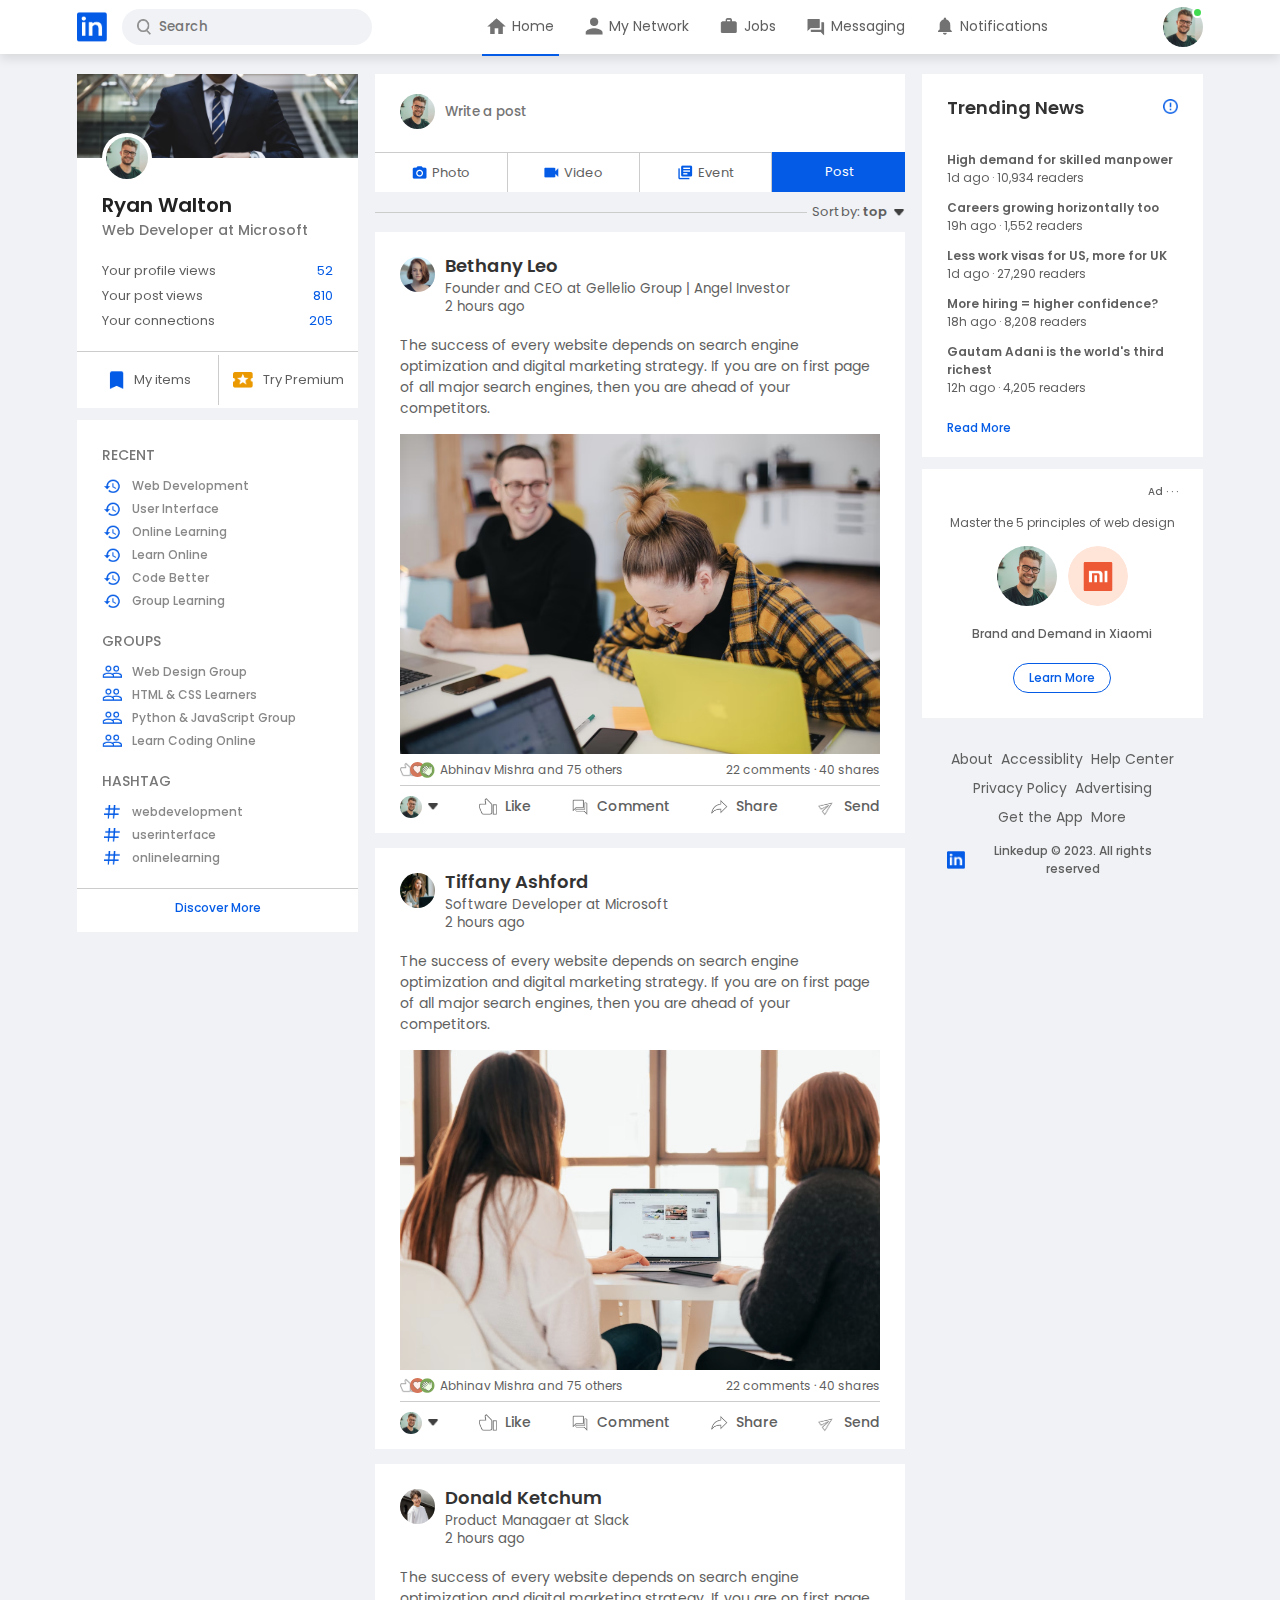
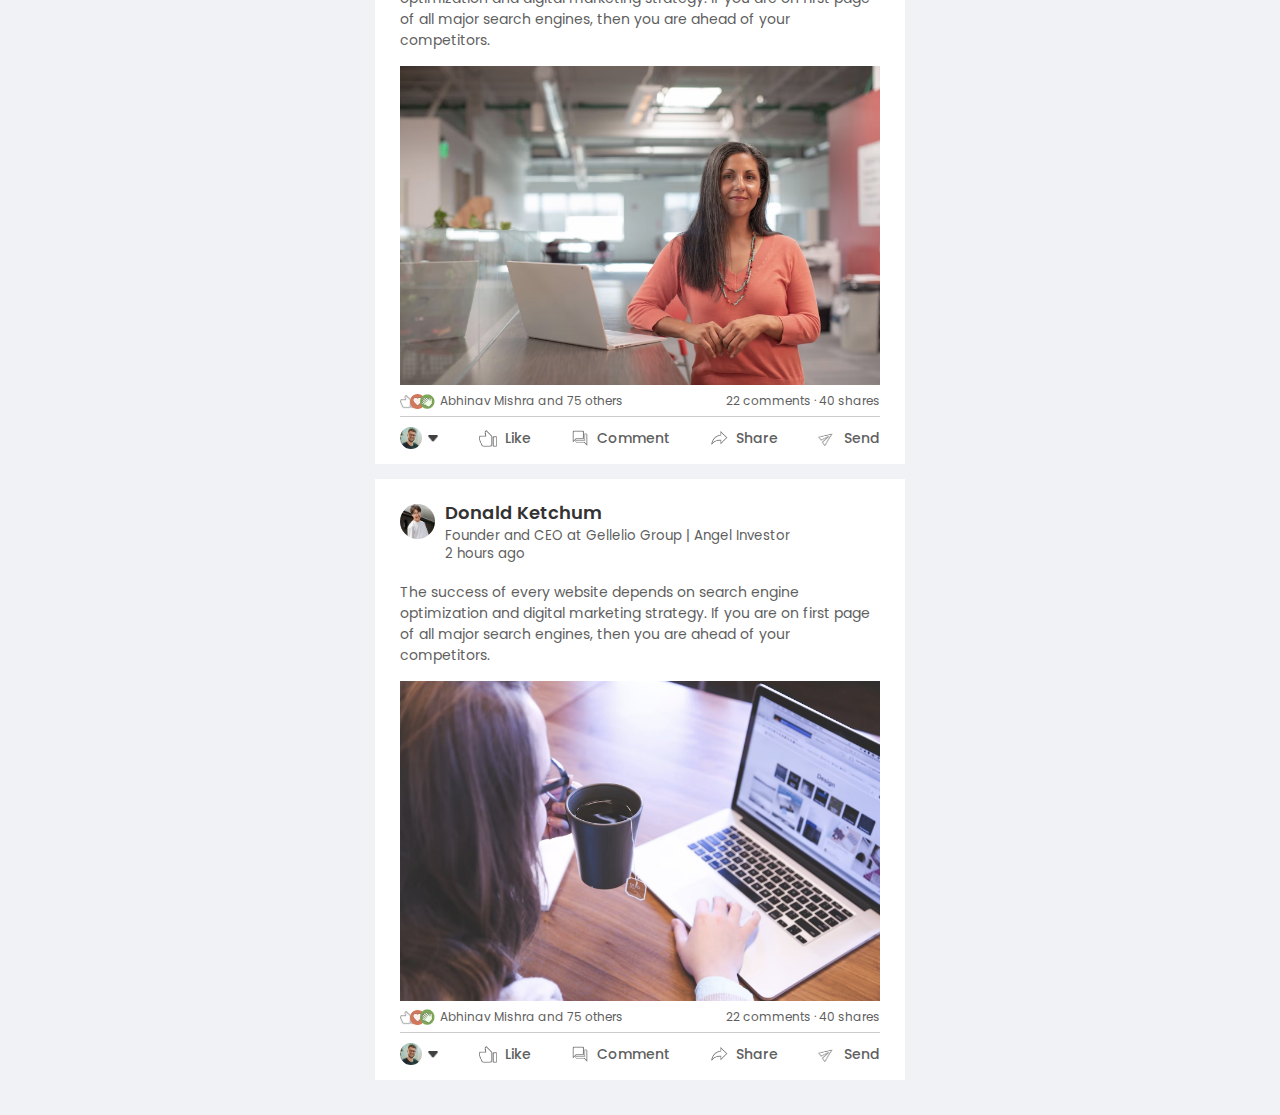
<file: index.html>
<!DOCTYPE html>
<html lang="en">
<head>
    <meta charset="UTF-8">
    <meta name="viewport" content="width=device-width, initial-scale=1.0">
    <title>Social Media Website Design - Practice</title>
    
    <!-- Google Fonts -->
    <link rel="preconnect" href="https://fonts.googleapis.com">
    <link rel="preconnect" href="https://fonts.gstatic.com" crossorigin>
    <link
        href="https://fonts.googleapis.com/css2?family=Abril+Fatface&family=Merriweather:ital@0;1&family=Poppins:ital,wght@0,100;0,200;0,400;0,500;0,600;0,700;0,800;0,900;1,100;1,200;1,300;1,400;1,500;1,600;1,700;1,800;1,900&family=Work+Sans:wght@400;500;800&display=swap"
        rel="stylesheet">
    <link rel="stylesheet" href="./style.css">
</head>
<body>
    <nav class="navbar">
        <div class="navbar-left">
            <a href="./index.html" class="logo"><img src="./images/logo.png" alt="logo"></a>

            <div class="search-box">
                <img src="./images/search.png" alt="replace-me">
                <input type="text" placeholder="Search">
            </div>

        </div>
        <div class="navbar-center">
            <ul>
                <li><a href="#" class="active-link"><img src="./images/home.png" alt="home"><span>Home</span></a></li>
                <li><a href="#"><img src="./images/network.png" alt="person"><span>My Network</span></a></li>
                <li><a href="#"><img src="./images/jobs.png" alt="briefcase"><span>Jobs</span></a></li>
                <li><a href="#"><img src="./images/message.png" alt="messaging"><span>Messaging</span></a></li>
                <li><a href="#"><img src="./images/notification.png" alt="bell notifications"><span>Notifications</span></a></li>
            </ul>
        </div>
        <div class="navbar-right">
            <div class="online">
            <img src="./images/user-1.png" class="nav-profile-img" alt="user profile photo" onclick="toggleMenu()">
            </div>
        </div>

        <!-- ---------------- profile drop-down menu ------------------ -->
        <div class="profile-menu-wrap" id="profileMenu">
            <div class="profile-menu">
                <div class="user-info">
                    <img src="./images/user-1.png">
                    <div>
                        <h3>Ryan Walton</h3>
                        <a href="#">See your profile</a>
                    </div>
                </div>
                <hr>
                <a href="#" class="profile-menu-link">
                    <img src="./images/feedback.png">
                    <p>Give Feedback</p>
                    <span>></span>
                </a>
                <a href="#" class="profile-menu-link">
                    <img src="./images/setting.png">
                    <p>Settings & Privacy</p>
                    <span>></span>
                </a>
                <a href="#" class="profile-menu-link">
                    <img src="./images/help.png">
                    <p>Help & Support</p>
                    <span>></span>
                </a>
                <a href="#" class="profile-menu-link">
                    <img src="./images/display.png">
                    <p>Display & Accessibility</p>
                    <span>></span>
                </a>
                <a href="#" class="profile-menu-link">
                    <img src="./images/logout.png">
                    <p>Logout</p>
                    <span>></span>
                </a>
            </div>
        </div>

    </nav>    

<!-- --------------- End Navbar --------------- -->   

<div class="container">
    <!-- --------------- Left Sidebar --------------- -->  
    <div class="left-sidebar">
        <div class="sidebar-profile-box">
            <img src="images/cover-pic.png" width="100%">
            <div class="sidebar-profile-info">
                <img src="./images/user-1.png">
                <h1>Ryan Walton</h1>
                <h3>Web Developer at Microsoft</h3>
                <ul>
                    <li>Your profile views <span>52</span></li>
                    <li>Your post views <span>810</span></li>
                    <li>Your connections <span>205</span></li>
                </ul>
            </div>
            <div class="sidebar-profile-link">
                <a href="#"><img src="./images/items.png"> My items</a>
                <a href="#"><img src="./images/premium.png"> Try Premium</a>
            </div>
        </div>

        <div class="sidebar-activity">
            <h3>RECENT</h3>
            <a href="#"><img src="./images/recent.png"> Web Development</a>
            <a href="#"><img src="./images/recent.png"> User Interface</a>
            <a href="#"><img src="./images/recent.png"> Online Learning</a>
            <a href="#"><img src="./images/recent.png"> Learn Online</a>
            <a href="#"><img src="./images/recent.png"> Code Better</a>
            <a href="#"><img src="./images/recent.png"> Group Learning</a>
            <h3>GROUPS</h3>
            <a href="#"><img src="./images/group.png"> Web Design Group</a>
            <a href="#"><img src="./images/group.png"> HTML & CSS Learners</a>
            <a href="#"><img src="./images/group.png"> Python & JavaScript Group</a>
            <a href="#"><img src="./images/group.png"> Learn Coding Online</a>
            <h3>HASHTAG</h3>
            <a href="#"><img src="./images/hashtag.png"> webdevelopment</a>
            <a href="#"><img src="./images/hashtag.png"> userinterface</a>
            <a href="#"><img src="./images/hashtag.png"> onlinelearning</a>
            <div class="discover-more-link">
                <a href="#">Discover More</a>
            </div>
        </div>
    </div>

    <!-- --------------- Main Content  --------------- -->  
    <div class="main-content">

        <div class="create-post">
            <div class="create-post-input">
                <img src="./images/user-1.png">
                <textarea rows="2" placeholder="Write a post"></textarea>
            </div>
            <div class="create-post-links">
                <li><img src="./images/photo.png" alt="photo-icon">Photo</li>
                <li><img src="./images/video.png" alt="video-icon">Video</li>
                <li><img src="./images/event.png" alt="event-icon">Event</li>
                <li>Post</li>
            </div>
        </div>

        <div class="sort-by">
            <hr>
            <p>Sort by: <span>top <img src="./images/down-arrow.png" alt="down arrow"></span></p>
        </div>

                                    <!-- Start user posts -->

        <div class="post">
            <div class="post-author">
                <img src="./images/user-3.png">
                <div>
                    <h1>Bethany Leo</h1>
                    <small>Founder and CEO at Gellelio Group | Angel Investor</small>
                    <small>2 hours ago</small>
                </div>
            </div>

            <p>The success of every website depends on search engine optimization and digital marketing strategy.
                If you are on first page of all major search engines, then you are ahead of your competitors. 
            </p>
            <img src="./images/post-image-1.png" width="100%">

            <div class="post-stats">
                <div>
                    <img src="./images/thumbsup.png" alt="thumbs up icon">
                    <img src="./images/love.png" alt="heart icon">
                    <img src="./images/clap.png" alt="clap icon">
                    <span class="liked-users">Abhinav Mishra and 75 others</span>
                </div>
                <div>
                    <span>22 comments &middot; 40 shares</span>
                </div>
            </div>

            <div class="post-activity">
                <div>
                    <img src="./images/user-1.png" class="post-activity-user-icon">
                    <img src="./images/down-arrow.png" class="post-activity-arrow-icon">
                </div>
                <div class="post-activity-link">
                    <img src="./images/like.png">
                    <span>Like</span>
                </div>
                <div class="post-activity-link">
                    <img src="./images/comment.png">
                    <span>Comment</span>
                </div>
                <div class="post-activity-link">
                    <img src="./images/share.png">
                    <span>Share</span>
                </div>
                <div class="post-activity-link">
                    <img src="./images/send.png">
                    <span>Send</span>
                </div>
            </div>

        </div>
        <div class="post">
            <div class="post-author">
                <img src="./images/user-4.png">
                <div>
                    <h1>Tiffany Ashford</h1>
                    <small>Software Developer at Microsoft</small>
                    <small>2 hours ago</small>
                </div>
            </div>

            <p>The success of every website depends on search engine optimization and digital marketing strategy.
                If you are on first page of all major search engines, then you are ahead of your competitors. 
            </p>
            <img src="./images/post-image-2.png" width="100%">

            <div class="post-stats">
                <div>
                    <img src="./images/thumbsup.png" alt="thumbs up icon">
                    <img src="./images/love.png" alt="heart icon">
                    <img src="./images/clap.png" alt="clap icon">
                    <span class="liked-users">Abhinav Mishra and 75 others</span>
                </div>
                <div>
                    <span>22 comments &middot; 40 shares</span>
                </div>
            </div>

            <div class="post-activity">
                <div>
                    <img src="./images/user-1.png" class="post-activity-user-icon">
                    <img src="./images/down-arrow.png" class="post-activity-arrow-icon">
                </div>
                <div class="post-activity-link">
                    <img src="./images/like.png">
                    <span>Like</span>
                </div>
                <div class="post-activity-link">
                    <img src="./images/comment.png">
                    <span>Comment</span>
                </div>
                <div class="post-activity-link">
                    <img src="./images/share.png">
                    <span>Share</span>
                </div>
                <div class="post-activity-link">
                    <img src="./images/send.png">
                    <span>Send</span>
                </div>
            </div>
        </div>

        <div class="post">
            <div class="post-author">
                <img src="./images/user-5.png">
                <div>
                    <h1>Donald Ketchum</h1>
                    <small>Product Managaer at Slack</small>
                    <small>2 hours ago</small>
                </div>
            </div>

            <p>The success of every website depends on search engine optimization and digital marketing strategy.
                If you are on first page of all major search engines, then you are ahead of your competitors. 
            </p>
            <img src="./images/post-image-3.png" width="100%">

            <div class="post-stats">
                <div>
                    <img src="./images/thumbsup.png" alt="thumbs up icon">
                    <img src="./images/love.png" alt="heart icon">
                    <img src="./images/clap.png" alt="clap icon">
                    <span class="liked-users">Abhinav Mishra and 75 others</span>
                </div>
                <div>
                    <span>22 comments &middot; 40 shares</span>
                </div>
            </div>

            <div class="post-activity">
                <div>
                    <img src="./images/user-1.png" class="post-activity-user-icon">
                    <img src="./images/down-arrow.png" class="post-activity-arrow-icon">
                </div>
                <div class="post-activity-link">
                    <img src="./images/like.png">
                    <span>Like</span>
                </div>
                <div class="post-activity-link">
                    <img src="./images/comment.png">
                    <span>Comment</span>
                </div>
                <div class="post-activity-link">
                    <img src="./images/share.png">
                    <span>Share</span>
                </div>
                <div class="post-activity-link">
                    <img src="./images/send.png">
                    <span>Send</span>
                </div>
            </div>
        </div>

        <div class="post">
            <div class="post-author">
                <img src="./images/user-5.png">
                <div>
                    <h1>Donald Ketchum</h1>
                    <small>Founder and CEO at Gellelio Group | Angel Investor</small>
                    <small>2 hours ago</small>
                </div>
            </div>

            <p>The success of every website depends on search engine optimization and digital marketing strategy.
                If you are on first page of all major search engines, then you are ahead of your competitors. 
            </p>
            <img src="./images/post-image-4.png" width="100%">

            <div class="post-stats">
                <div>
                    <img src="./images/thumbsup.png" alt="thumbs up icon">
                    <img src="./images/love.png" alt="heart icon">
                    <img src="./images/clap.png" alt="clap icon">
                    <span class="liked-users">Abhinav Mishra and 75 others</span>
                </div>
                <div>
                    <span>22 comments &middot; 40 shares</span>
                </div>
            </div>

            <div class="post-activity">
                <div>
                    <img src="./images/user-1.png" class="post-activity-user-icon">
                    <img src="./images/down-arrow.png" class="post-activity-arrow-icon">
                </div>
                <div class="post-activity-link">
                    <img src="./images/like.png">
                    <span>Like</span>
                </div>
                <div class="post-activity-link">
                    <img src="./images/comment.png">
                    <span>Comment</span>
                </div>
                <div class="post-activity-link">
                    <img src="./images/share.png">
                    <span>Share</span>
                </div>
                <div class="post-activity-link">
                    <img src="./images/send.png">
                    <span>Send</span>
                </div>
            </div>
        </div>
                                    <!-- End user posts -->

    </div>

    <!-- --------------- Right Sidebar  --------------- --> 
    <div class="right-sidebar">
        <div class="sidebar-news">
            <img src="./images/more.png" class="info-icon" alt="info icon">
            <h3>Trending News</h3>
            <a href="#">High demand for skilled manpower</a>
            <span>1d ago &middot; 10,934 readers</span>

            <a href="#">Careers growing horizontally too</a>
            <span>19h ago &middot; 1,552 readers</span>

            <a href="#">Less work visas for US, more for UK</a>
            <span>1d ago &middot; 27,290 readers</span>

            <a href="#">More hiring = higher confidence?</a>
            <span>18h ago &middot; 8,208 readers</span>

            <a href="#">Gautam Adani is the world's third richest</a>
            <span>12h ago &middot; 4,205 readers</span>

            <a href="#" class="read-more-link">Read More</a>
        </div>


        <div class="sidebar-ad">
            <small>Ad &middot; &middot; &middot;</small>
            <p>Master the 5 principles of web design</p>
            <div>
                <img src="./images/user-1.png">
                <img src="./images/mi-logo.png">
            </div>
            <b>Brand and Demand in Xiaomi</b>
            <a href="#" class="ad-link">Learn More</a>
        </div>

        <div class="sidebar-useful-links">
            <a href="#">About</a>
            <a href="#">Accessiblity</a>
            <a href="#">Help Center</a>
            <a href="#">Privacy Policy</a>
            <a href="#">Advertising</a>
            <a href="#">Get the App</a>
            <a href="#">More</a>


            <div class="copyright-msg">
                <img src="./images/logo.png" alt="logo">
                <p>Linkedup &#169; 2023. All rights reserved</p>
            </div>
        </div>

    </div>
</div>

<script src="./index.js"></script>
</body>
</html>
</file>
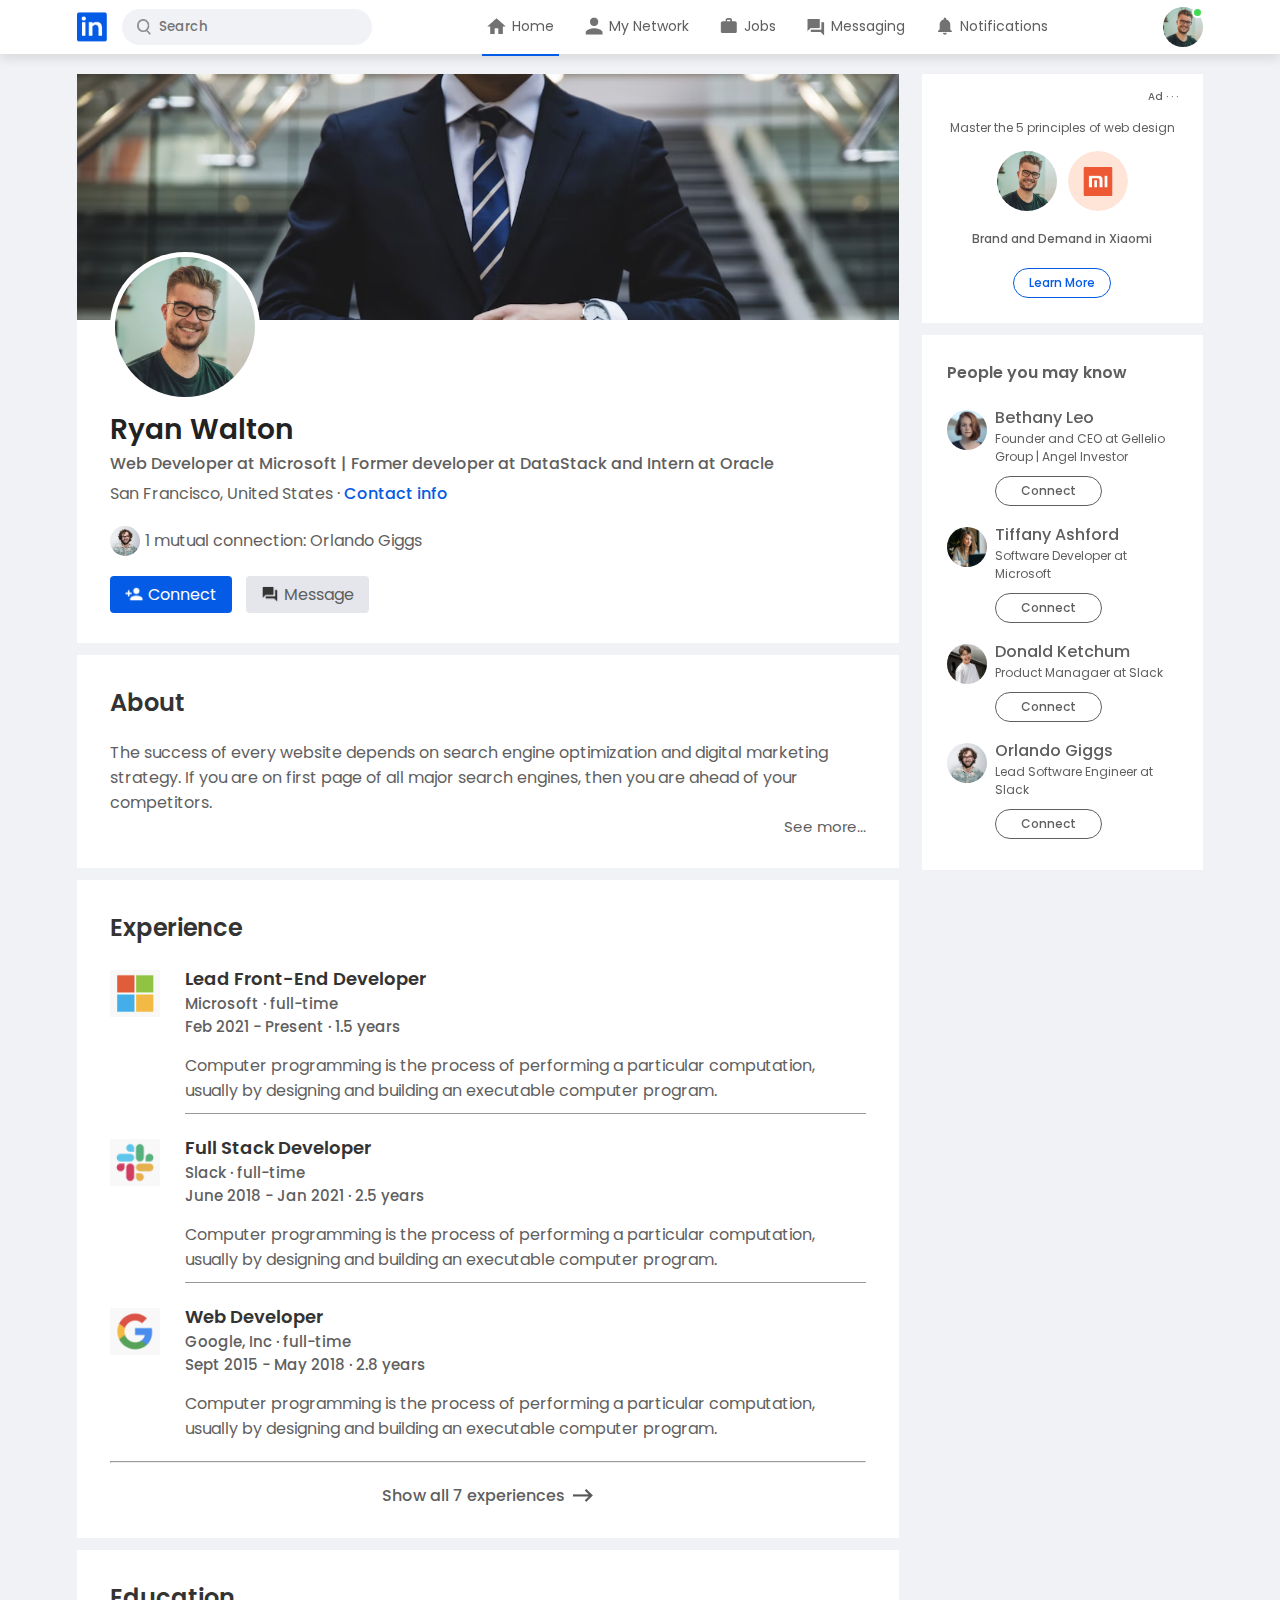
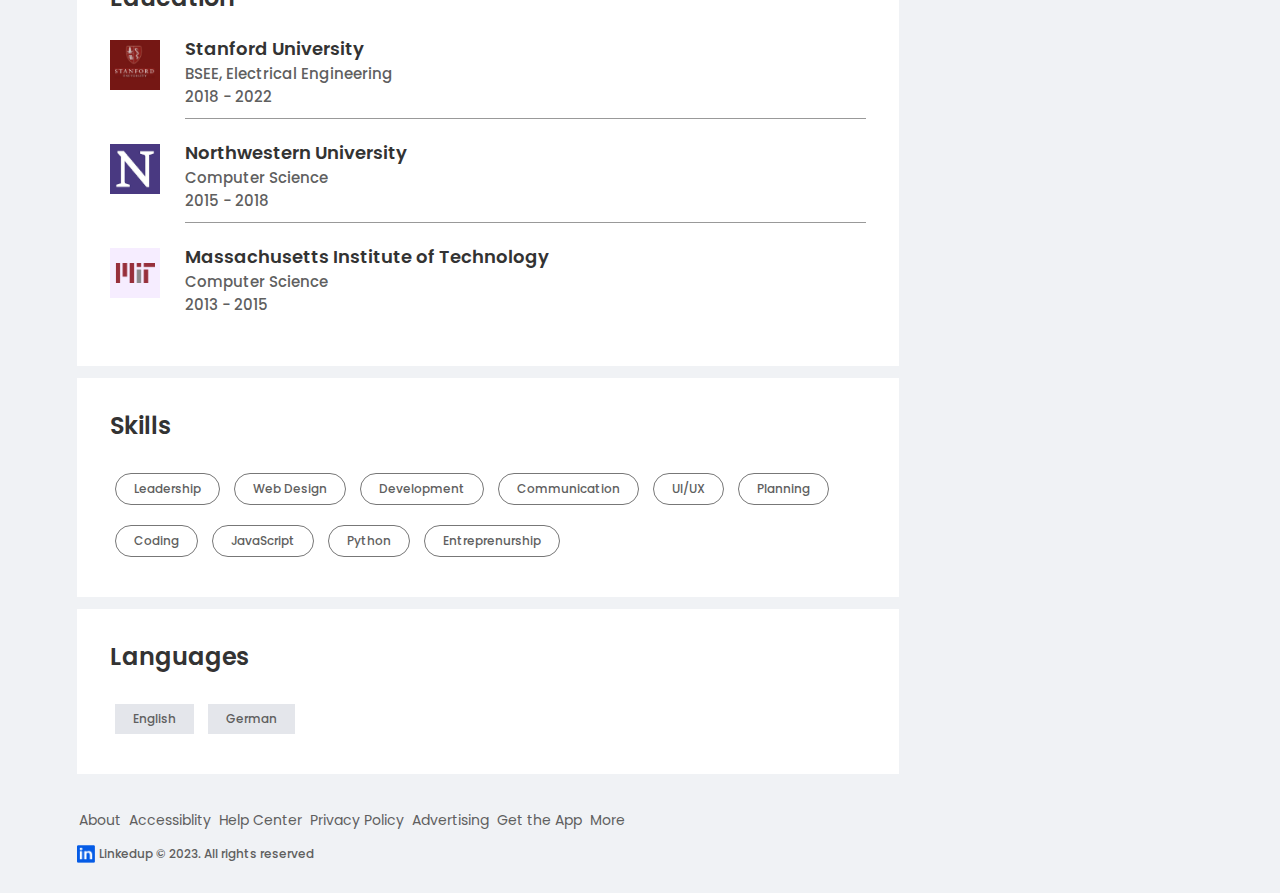
<file: profile.html>
<!DOCTYPE html>
<html lang="en">
<head>
    <meta charset="UTF-8">
    <meta name="viewport" content="width=device-width, initial-scale=1.0">
    <title>Social Media Website Design - Practice</title>
    
    <!-- Google Fonts -->
    <link rel="preconnect" href="https://fonts.googleapis.com">
    <link rel="preconnect" href="https://fonts.gstatic.com" crossorigin>
    <link
        href="https://fonts.googleapis.com/css2?family=Abril+Fatface&family=Merriweather:ital@0;1&family=Poppins:ital,wght@0,100;0,200;0,400;0,500;0,600;0,700;0,800;0,900;1,100;1,200;1,300;1,400;1,500;1,600;1,700;1,800;1,900&family=Work+Sans:wght@400;500;800&display=swap"
        rel="stylesheet">
    <link rel="stylesheet" href="./style.css">
</head>
<body>
    <nav class="navbar">
        <div class="navbar-left">
            <a href="./index.html" class="logo"><img src="./images/logo.png" alt="logo"></a>

            <div class="search-box">
                <img src="./images/search.png" alt="replace-me">
                <input type="text" placeholder="Search">
            </div>

        </div>
        <div class="navbar-center">
            <ul>
                <li><a href="#" class="active-link"><img src="./images/home.png" alt="home"><span>Home</span></a></li>
                <li><a href="#"><img src="./images/network.png" alt="person"><span>My Network</span></a></li>
                <li><a href="#"><img src="./images/jobs.png" alt="briefcase"><span>Jobs</span></a></li>
                <li><a href="#"><img src="./images/message.png" alt="messaging"><span>Messaging</span></a></li>
                <li><a href="#"><img src="./images/notification.png" alt="bell notifications"><span>Notifications</span></a></li>
            </ul>
        </div>
        <div class="navbar-right">
            <div class="online">
            <img src="./images/user-1.png" class="nav-profile-img" alt="user profile photo" onclick="toggleMenu()">
            </div>
        </div>

        <!-- ---------------- profile drop-down menu ------------------ -->
        <div class="profile-menu-wrap" id="profileMenu">
            <div class="profile-menu">
                <div class="user-info">
                    <img src="./images/user-1.png">
                    <div>
                        <h3>Ryan Walton</h3>
                        <a href="#">See your profile</a>
                    </div>
                </div>
                <hr>
                <a href="#" class="profile-menu-link">
                    <img src="./images/feedback.png">
                    <p>Give Feedback</p>
                    <span>></span>
                </a>
                <a href="#" class="profile-menu-link">
                    <img src="./images/setting.png">
                    <p>Settings & Privacy</p>
                    <span>></span>
                </a>
                <a href="#" class="profile-menu-link">
                    <img src="./images/help.png">
                    <p>Help & Support</p>
                    <span>></span>
                </a>
                <a href="#" class="profile-menu-link">
                    <img src="./images/display.png">
                    <p>Display & Accessibility</p>
                    <span>></span>
                </a>
                <a href="#" class="profile-menu-link">
                    <img src="./images/logout.png">
                    <p>Logout</p>
                    <span>></span>
                </a>
            </div>
        </div>

    </nav>    

<!-- --------------- End Navbar --------------- -->   

    <div class="container">
        <div class="profile-main">
            <div class="profile-container">
                <img src="./images/cover-pic.png" width="100%">
                <div class="profile-container-inner">
                    <img src="./images/user-1.png" class="profile-pic">
                    <h1>Ryan Walton</h1>
                    <b>Web Developer at Microsoft | Former developer at DataStack and Intern at Oracle</b>
                    <p>San Francisco, United States &middot; <a href="#">Contact info</a></p>
                    <div class="mutual-connection">
                        <img src="./images/user-2.png">
                        <span>1 mutual connection: Orlando Giggs</span>
                    </div>
                    <div class="profile-btn">
                        <a href="#" class="primary-btn"><img src="./images/connect.png">Connect</a>
                        <a href="#"><img src="./images/chat.png">Message</a>
                    </div>
                </div>
            </div>

            <div class="profile-description">
                <h2>About</h2>
                <p>The success of every website depends on search engine optimization and digital marketing strategy.
                    If you are on first page of all major search engines, then you are ahead of your competitors.</p>
                    <a href="#" class="see-more-link">See more...</a>
            </div>


            <div class="profile-description">
                <h2>Experience</h2>
                <div class="profile-desc-row">
                    <img src="./images/microsoft.png" alt="Microsoft logo">
                    <div>
                        <h3>Lead Front-End Developer</h3>
                        <b>Microsoft &middot; full-time</b>
                        <b>Feb 2021 - Present &middot; 1.5 years</b>
                        <p>Computer programming is the process of performing a particular computation, 
                            usually by designing and building an executable computer program.
                        </p>
                        <hr>
                    </div>
                </div>
                <div class="profile-desc-row">
                    <img src="./images/slack.png" alt="Slack logo">
                    <div>
                        <h3>Full Stack Developer</h3>
                        <b>Slack &middot; full-time</b>
                        <b>June 2018 - Jan 2021 &middot; 2.5 years</b>
                        <p>Computer programming is the process of performing a particular computation, 
                            usually by designing and building an executable computer program.
                        </p>
                        <hr>
                    </div>
                </div>
                <div class="profile-desc-row">
                    <img src="./images/google.png" alt="Slack logo">
                    <div>
                        <h3>Web Developer</h3>
                        <b>Google, Inc &middot; full-time</b>
                        <b>Sept 2015 - May 2018 &middot; 2.8 years</b>
                        <p>Computer programming is the process of performing a particular computation, 
                            usually by designing and building an executable computer program.
                        </p>
                    </div>
                </div>
                <hr>
                <a href="#" class="experience-link">Show all 7 experiences <img src="./images/right-arrow.png"></a>
            </div>

            <div class="profile-description">
                <h2>Education</h2>
                <div class="profile-desc-row">
                    <img src="./images/stanford.png" alt="Stanford University logo">
                    <div>
                        <h3>Stanford University</h3>
                        <b>BSEE, Electrical Engineering</b>
                        <b>2018 - 2022</b>
                        <hr>
                    </div>
                </div>
                <div class="profile-desc-row">
                    <img src="./images/north.png" alt="Northwestern University logo">
                    <div>
                        <h3>Northwestern University</h3>
                        <b>Computer Science</b>
                        <b>2015 - 2018</b>
                        <hr>
                    </div>
                </div>
                <div class="profile-desc-row">
                    <img src="./images/mit.png" alt="MIT logo">
                    <div>
                        <h3>Massachusetts Institute of Technology</h3>
                        <b>Computer Science</b>
                        <b>2013 - 2015</b>
                    </div>
                </div>
            </div>

            <div class="profile-description">
                <h2>Skills</h2>
                <a href="#" class="skills-btn">Leadership</a>
                <a href="#" class="skills-btn">Web Design</a>
                <a href="#" class="skills-btn">Development</a>
                <a href="#" class="skills-btn">Communication</a>
                <a href="#" class="skills-btn">UI/UX</a>
                <a href="#" class="skills-btn">Planning</a>
                <a href="#" class="skills-btn">Coding</a>
                <a href="#" class="skills-btn">JavaScript</a>
                <a href="#" class="skills-btn">Python</a>
                <a href="#" class="skills-btn">Entreprenurship</a>
                </div>

            <div class="profile-description">
                <h2>Languages</h2>
                <a href="#" class="language-btn">English</a>
                <a href="#" class="language-btn">German</a>
                </div>
        
        </div>

<!-- --------------- Profile Sidebar --------------- --> 
        <div class="profile-sidebar">
            <div class="sidebar-ad">
                <small>Ad &middot; &middot; &middot;</small>
                <p>Master the 5 principles of web design</p>
                <div>
                    <img src="./images/user-1.png">
                    <img src="./images/mi-logo.png">
                </div>
                <b>Brand and Demand in Xiaomi</b>
                <a href="#" class="ad-link">Learn More</a>
            </div>

            <div class="sidebar-people">
                <h3>People you may know</h3>
                <div class="sidebar-people-row">
                    <img src="./images/user-3.png">
                    <div>
                        <h2>Bethany Leo</h2>
                        <p>Founder and CEO at Gellelio Group | Angel Investor</p>
                        <a href="#">Connect</a>
                    </div>
                </div>
                <div class="sidebar-people-row">
                    <img src="./images/user-4.png">
                    <div>
                        <h2>Tiffany Ashford</h2>
                        <p>Software Developer at Microsoft</p>
                        <a href="#">Connect</a>
                    </div>
                </div>
                <div class="sidebar-people-row">
                    <img src="./images/user-5.png">
                    <div>
                        <h2>Donald Ketchum</h2>
                        <p>Product Managaer at Slack</p>
                        <a href="#">Connect</a>
                    </div>
                </div>
                <div class="sidebar-people-row">
                    <img src="./images/user-2.png">
                    <div>
                        <h2>Orlando Giggs</h2>
                        <p>Lead Software Engineer at Slack</p>
                        <a href="#">Connect</a>
                    </div>
                </div>

            </div>
        </div>
</div>

<div class="profile-footer">
    <div class="sidebar-useful-links">
        <a href="#">About</a>
        <a href="#">Accessiblity</a>
        <a href="#">Help Center</a>
        <a href="#">Privacy Policy</a>
        <a href="#">Advertising</a>
        <a href="#">Get the App</a>
        <a href="#">More</a>


        <div class="copyright-msg">
            <img src="./images/logo.png" alt="logo">
            <p>Linkedup &#169; 2023. All rights reserved</p>
        </div>
    </div>
</div>

<script src="./index.js"></script>
</body>
</html>
</file>
<file: style.css>
* {
    margin: 0; 
    padding: 0; 
    font-family: 'Poppins', sans-serif;
    box-sizing: border-box;
}

body {
    background: #f0f2f5; 
    color: #5f5f5f;
}

a {
    text-decoration: none; /*remoes underline from all link text*/
    color: #5f5f5f;
}

.navbar {
    display: flex; 
    align-items: center;
    justify-content: space-between;
    background: #fff; 
    padding: 6px 6%; 
    position: sticky; 
    top: 0; 
    z-index: 100; 
    box-shadow: 0 5px 10px rgba(0, 0, 0, 0.1); 
}

.logo img {
    width: 30px; /*changes the size of the logo*/
    margin-right: 15px;
    display: block; 
}

.navbar-center ul li {
    display: inline-block; /*horizontally aligns items*/
    list-style: none; /*removes bullets*/
}

.navbar-center ul li a {
    display: flex;
    align-items: center; /*aligns icons and link text*/
    font-size: 14px;
    margin: 5px 8px; /* 5px on l/r and 8px t/b*/
    padding-right: 5px;
    position: relative;
}

.navbar-center ul li a img {
    width: 30px; /*changes the size of the icons*/
}

.navbar-center ul li a::after {
    content: '';
    width: 0; 
    height: 2px; 
    background: #045be6;
    position: absolute;
    bottom: -15px; 
    transition: width 0.3s;
}

.navbar-center ul li a:hover::after, 
.navbar-center ul li a.active-link::after {
    width: 100%;
}

.nav-profile-img {
    width: 40px; 
    border-radius: 50%;
    display: block; 
    cursor: pointer;
    position: relative;
}

.online {
    position: relative; 
}

.online::after {
    content: ''; 
    width: 7px; 
    height: 7px; 
    border: 2px solid #fff;
    border-radius: 50%;
    right: 0px; 
    top: 0px; 
    background: #41db51;
    position: absolute;
}

.search-box {
    background: #f0f2f5;
    width: 250px;
    border-radius: 20px;
    display: flex;
    align-items: center;
    padding: 0 15px;
}

.navbar-left {
    display: flex;   
    align-items: center;
}

.search-box img {
    width: 14px;
}

.search-box input {
    width: 100%;
    background: transparent;
    padding: 8px;
    outline: none;
    border: 0;
}

/* ----- Navbar End ----- */ 

.container {
    padding: 20px 6%; 
    display: flex;
    flex-wrap: wrap; /* look this up */
    justify-content: space-between;

}

/* --------------- Left Sidebar --------------- */

.left-sidebar {
    flex-basis: 25%; /*sets the width of the sidebar*/
    align-self: flex-start;
    position: sticky; 
    top: 73px;
}

.sidebar-profile-box {
    background: #fff;
}

.sidebar-profile-info {
    padding: 0 25px; 
}

.sidebar-profile-info img {
    width: 50px;
    border-radius: 50%;
    background: #fff; 
    padding: 4px; /* adds 4 px of circle around profile image */
    margin-top: -45px; 
}

.sidebar-profile-info h1 {
    font-size: 20px;
    font-weight: 600;
    color: #222;
}

.sidebar-profile-info h3 {
    font-size: 14px; 
    font-weight: 500;
    color: #777;
}

.sidebar-profile-info ul {
    list-style: none;
    margin: 20px 0;
}

.sidebar-profile-info ul li {
    width: 100%;
    margin: 5px 0; 
    font-size: 13px;
}

.sidebar-profile-info ul li span {
    float: right;
    color: #045be6;
}

.sidebar-profile-link {
    display: flex;
    align-items: center;
    border-top: 1px solid #ccc;
}

.sidebar-profile-link a {
    flex-basis: 50%; 
    display: flex;
    align-items: center;
    justify-content: center;
    padding: 15px 0;
    font-size: 13px; 
    border-left: 1px solid #ccc;
}

.sidebar-profile-link a:first-child {
    border-left: 0;
}

.sidebar-profile-link a img {
    width: 20px;
    margin-right: 10px;
}

.sidebar-activity {
    background: #fff;
    padding: 5px 25px;
    margin: 12px 0; 
}

.sidebar-activity h3 {
    color: #777;
    font-size: 14px; 
    font-weight: 500; 
    margin: 20px 0 10px; 
}

.sidebar-activity a {
    display: flex;
    align-items: center;
    font-size: 12px;
    font-weight: 500;
    color: #888;
    margin: 3px 0;
}

.sidebar-activity a img {
    width: 20px;
    margin-right: 10px;
}

.discover-more-link {
    border-top: 1px solid #ccc;
    text-align: center;
    margin-top: 20px; 
    margin-left: -25px; 
    margin-right: -25px; 
}

.discover-more-link a {
    color: #045be6;
    display: inline-block;
    margin: 10px 0;
}

/* --------------- Right Sidebar --------------- */

.right-sidebar {
    flex-basis: 25%;
    align-self: flex-start;
    position: sticky; 
    top: 73px;
}

.sidebar-news {
    background: #fff;
    padding: 10px 25px;
}

.info-icon {
    width: 15px;
    float: right;
    margin-top: 15px;
}

.sidebar-news h3 {
    font-size: 18px;
    font-weight: 600;
    color: #333;
    margin: 10px 0 30px;
}

.sidebar-news a {
    display: block;
    font-size: 12px;
    font-weight: 600; 
    margin-top: 10px;
    margin-bottom: -5px;
}

.sidebar-news span {
    font-size: 12px;
}

.sidebar-news .read-more-link {
    color: #045be6;
    font-weight: 500;
    margin: 20px 0 10px;
}

.sidebar-ad {
    background: #fff;
    padding: 15px 25px; 
    text-align: center;
    margin: 12px 0;
    font-size: 12px;
}

.sidebar-ad img {
    width: 60px;
    border-radius: 50%;
    margin: 4px;
}

.sidebar-ad small{
    float: right; 
    font-weight: 500; 
}

.sidebar-ad p {
    margin-top: 30px;
    margin-bottom: 10px;
}

.sidebar-ad b {
    display: block;
    font-weight: 500;
    margin-top: 10px;
}

.ad-link {
    display: inline-block;
    border: 1px solid #045be6;
    border-radius: 30px;
    padding: 5px 15px;
    color: #045be6;
    font-weight: 500;
    margin: 20px auto 10px;
}

.sidebar-useful-links {
    padding: 15px 25px; 
    text-align: center;
}

.sidebar-useful-links a {
    display: inline-block; /* allows us to set the width and height on the element */
    font-size: 14px;
    margin: 4px 2px; /* adds space between the links */
}

.copyright-msg {
    display: flex;
    align-items: center;
    justify-content: center;
    font-size: 12px;
    margin-top: 10px;
    font-weight: 500;
}

.copyright-msg img {
    width: 18px;
    margin-right: 4px;
}


/* --------------- Main Content --------------- */
.main-content {
    flex-basis: 47%;
}

.create-post {
    background: #fff;
}

.create-post-input {
    padding: 20px 25px 10px; 
    display: flex;
    align-items: flex-start;
}

.create-post-input img {
    width: 35px;
    border-radius: 50%;    
    margin-right: 10px;
}

.create-post-input textarea {
    width: 100%;
    border: 0; 
    outline: 0;
    resize: none;
    background: transparent;
    margin-top: 8px;
}

::placeholder {
    font-weight: 500;
}

.create-post-links {
    display: flex;
    align-items: flex-start;
}

.create-post-links li {
    list-style: none;
    border-top: 1px solid #ccc;
    border-right: 1px solid #ccc;
    flex-basis: 25%;
    height: 40px;
    font-size: 13px;
    display: flex;
    align-items: center;
    justify-content: center;
    cursor: pointer;
}

.create-post-links li img {
    width: 15px;
    margin-right: 5px;
}

.create-post-links li:last-child {
    background: #045be6;
    color: #fff;
    border-top: 0;
    border-right: 0;
}

.sort-by {
    display: flex;
    align-items: center;
    margin: 10px 0;
}

.sort-by hr {
    flex: 1;
    border: 0;
    height: 1px;
    background: #ccc;
}

.sort-by p {
    font-size: 13px;
    padding-left: 5px;
}

.sort-by p span {
    font-weight: 600; 
    cursor: pointer;
}

.sort-by p span img {
    width: 12px;
    margin-left: 3px;
}

.post {
    background: #fff;
    padding: 20px 25px 5px;
    margin: 5px 0 15px;
}

.post-author {
    display: flex;
    align-items: flex-start;
    margin-bottom: 20px;
}

.post-author img {
    width: 35px;
    border-radius: 50%;
    margin-right: 10px;
    margin-top: 5px;
}

.post-author h1 {
    font-size: 18px;
    font-weight: 600;
    color: #333;
}

.post-author small {
    display: block;
    margin-bottom: -2px;
}

.post p {
    font-size: 14px; 
    margin-bottom: 15px; 
}

.post-stats {
    display: flex;
    flex-wrap: wrap;
    align-items: center;
    justify-content: space-between;
    font-size: 12px;
    border-bottom: 1px solid #ccc;
    padding-bottom: 6px;
}

.post-stats div {
    display: flex;
    align-items: center;
}

.post-stats img {
    width: 15px;
    margin-right: -5px;
}

.liked-users {
    margin-left: 10px;
}

.post-activity {
    display: flex;
    align-items: center;
    justify-content: space-between; 
    padding: 10px 0;
    font-size: 14px;
    font-weight: 500;
}

.post-activity div {
    display: flex;
    align-items: center;
}

.post-activity-user-icon {
    width: 22px;
    border-radius: 50%;
}

.post-activity-arrow-icon {
    width: 12px; 
    margin-left: 5px;
}

.post-activity-link img {
    width: 18px;
    margin-right: 8px;
}

/* --------------- Profile Drop-down Menu ---------------- */

.profile-menu-wrap {
    position: absolute;  
    top: 100%;  
    right: 5%;
    width: 320px;
    max-height: 0;
    overflow: hidden;
    transition: max-height 0.5s;
}

.profile-menu-wrap.open-menu {
    max-height: 400px;
}

.profile-menu {
    background: #222;
    color: #fff;
    padding: 20px;
    margin: 10px;
}

.user-info {
    display: flex;
    align-items: center;
}

.user-info img {
    width: 50px;
    border-radius: 50%;
    margin-right: 15px;
}

.user-info h3 {
    font-weight: 500;
    margin-bottom:-7px;
}

.user-info a {
    color: #c9dbf8;
    font-size: 13px;
}

.profile-menu hr {
    border: 0;
    height: 1px;
    width: 100%;
    background: #fff;
    margin: 15px 0 10px; 
}

.profile-menu-link {
    display: flex;
    align-items: center;
    color: #fff;
    margin: 12px 0;
    font-size: 14px;
}

.profile-menu-link p {
    width: 100%;
}

.profile-menu-link img {
    width: 35px;
    border-radius: 50%;
    margin-right: 15px;
}


/* ------------- Profile Page ----------- */

.profile-main {
    flex-basis: 73%;
}

.profile-sidebar {
    flex-basis: 25%;
    align-self: flex-start;
    position: sticky;
    top: 73px;
}

.profile-container {
    background: #fff;
}

.profile-container-inner {
    padding: 0 4% 10px; 
}

.profile-pic {
    width: 150px;
    border-radius: 50%;
    margin-top: -75px;
    padding: 5px; 
    background: #fff;
}

.profile-container h1 {
    font-size: 28px;
    font-weight: 600;
    color: #222;

}

.profile-container b {
    font-weight: 500; 
}

.profile-container p {
    margin-top: 5px;
}

.profile-container p a {
    color: #045be6;
    font-weight: 500;
}

.mutual-connection {
    display: flex;
    align-items: center;
    margin: 20px 0; 
}

.mutual-connection img {
    width: 30px;
    border-radius: 50%;
    margin-right: 5px;
}

.profile-btn {
    margin: 20px 0;
}

.profile-btn a {
    display: inline-flex;
    align-items: center;
    background: #e4e6eb;
    padding: 6px 15px; 
    border-radius: 4px;
    margin-right: 10px; 
}

.profile-btn a img {
    width: 18px;
    margin-right: 5px;
}

.profile-btn .primary-btn {
    background: #045be6;
    color: #fff;
}

.profile-description {
    background: #fff;
    padding: 20px 4% 30px; 
    margin: 12px 0;
}

.profile-description h2 {
    color: #333;
    margin: 10px 0 20px; 
    font-weight: 600;
}

.see-more-link {
    display: block;
    text-align: right;
    font-size: 15px;
}

.profile-desc-row {
    display: flex;
    align-items: flex-start;
    margin: 20px 0;
}

.profile-desc-row img {
    width: 50px;
    margin-right: 25px;
    margin-top: 5px;
}

.profile-desc-row div {
    width: 100%;
}

.profile-desc-row h3 {
    font-size: 18px;
    font-weight: 600;
    color: #333;
}

.profile-desc-row b {
    display: block;
    font-weight: 500;
    font-size: 15px;
}

.profile-desc-row p {
    margin-top: 15px;
}

.profile-desc-row hr {
    border: 0; 
    border-bottom: 1px solid #999;
    margin-top: 10px;
}

.experience-link {
    display: flex;
    align-items: center;
    justify-content: center;
    padding-top: 20px;
    font-weight: 500;
}

.experience-link img {
    width: 20px;
    margin-left: 8px;
}


.skills-btn {
    display: inline-block;
    margin: 10px 5px; 
    padding: 6px 18px;
    border: 1px solid #777;
    border-radius: 30px;
    font-size: 12px;
    font-weight: 500;
}

.language-btn {
    display: inline-block;
    margin: 10px 5px;
    padding: 6px 18px;
    background: #e4e6eb;
    font-size: 12px;
    font-weight: 500;
}


/* ------------------ profile right-sidebar ----------------- */

.profile-sidebar .sidebar-ad {
    margin: 0;
}

.sidebar-people {
    background: #fff;
    padding: 15px 25px;
    margin: 12px 0;
    font-size: 12px;
}

.sidebar-people h3 {
    font-size: 16px;
    font-weight: 600;
    margin: 10px 0 20px;
}

.sidebar-people-row {
    display: flex;
    align-items: flex-start;
    margin: 6px 0;
}

.sidebar-people-row img {
    border-radius: 50%;
    width: 40px;
    margin-right: 8px;
    margin-top: 5px;
}

.sidebar-people-row h2 {
    font-weight: 500;
    font-size: 16px;
}

.sidebar-people-row a {
    display: inline-block;
    margin: 10px 0;
    padding: 5px 25px;
    border: 1px solid #5f5f5f;
    border-radius: 30px;
    font-weight: 500;
}

.profile-footer {
    padding: 0 6% 30px; 
}

.profile-footer .sidebar-useful-links {
    text-align: left;
    padding: 0;
}

.profile-footer .copyright-msg {
    justify-content: flex-start;
}



/* ========================= Media Query for Small Screens ======================================== */

@media only screen and (max-width: 600px) {
    .search-box {
        background: transparent; 
        width: auto;
        padding: 0;
    }

    .search-box input {
        width: 0;
        padding: 0;
    }

    .navbar-center ul li a span {
        display: none;
    }

    .navbar-center ul li a {
        padding-right: 0;
        margin: 5px;
    }

    .nav-profile-img {
        width: 30px;
    }

    .container {
        padding: 15px 3%;
    }

    .left-sidebar, .right-sidebar {
        flex-basis: 100%;
        position: relative;
        top: unset; /*sidebar will not be in a fixed position, it will also scroll*/
    }

    .main-content {
        flex-basis: 100%;
    }

    .post-stats div {
        margin: 2px 0;  
    }

    .post-activity-link span {
        display: none;
    }

    .post-activity-link img {
        margin-right: 0px;
    }

    .profile-main, .profile-sidebar {
        flex-basis: 100%;
    }
    
    .profile-container {
        font-size: 14px;
    }

    .profile-pic {
        width: 100px;
        margin-top: -50px;
    }

    .profile-description {
        font-size: 14px;
    }
}

/* left off at 1:32:08 https://www.youtube.com/watch?v=0ihPVIrf_Dw */
</file>
